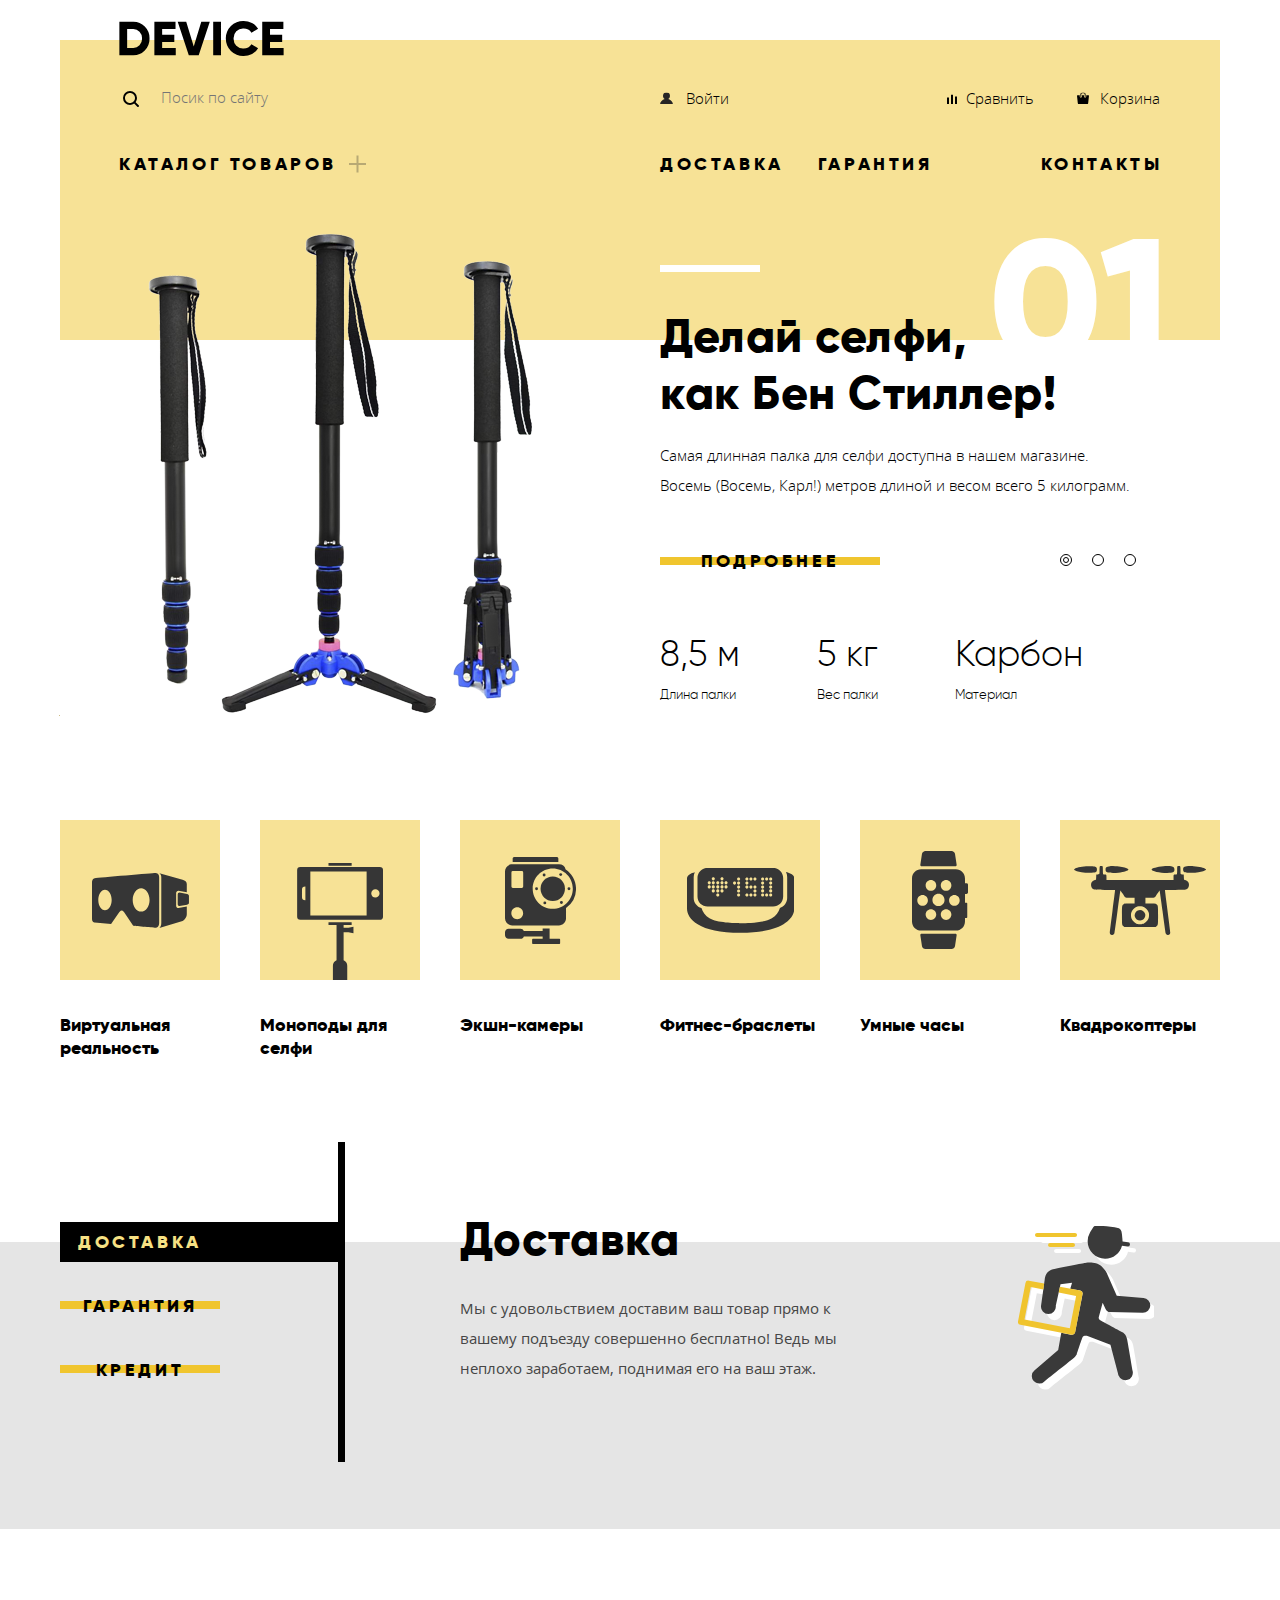
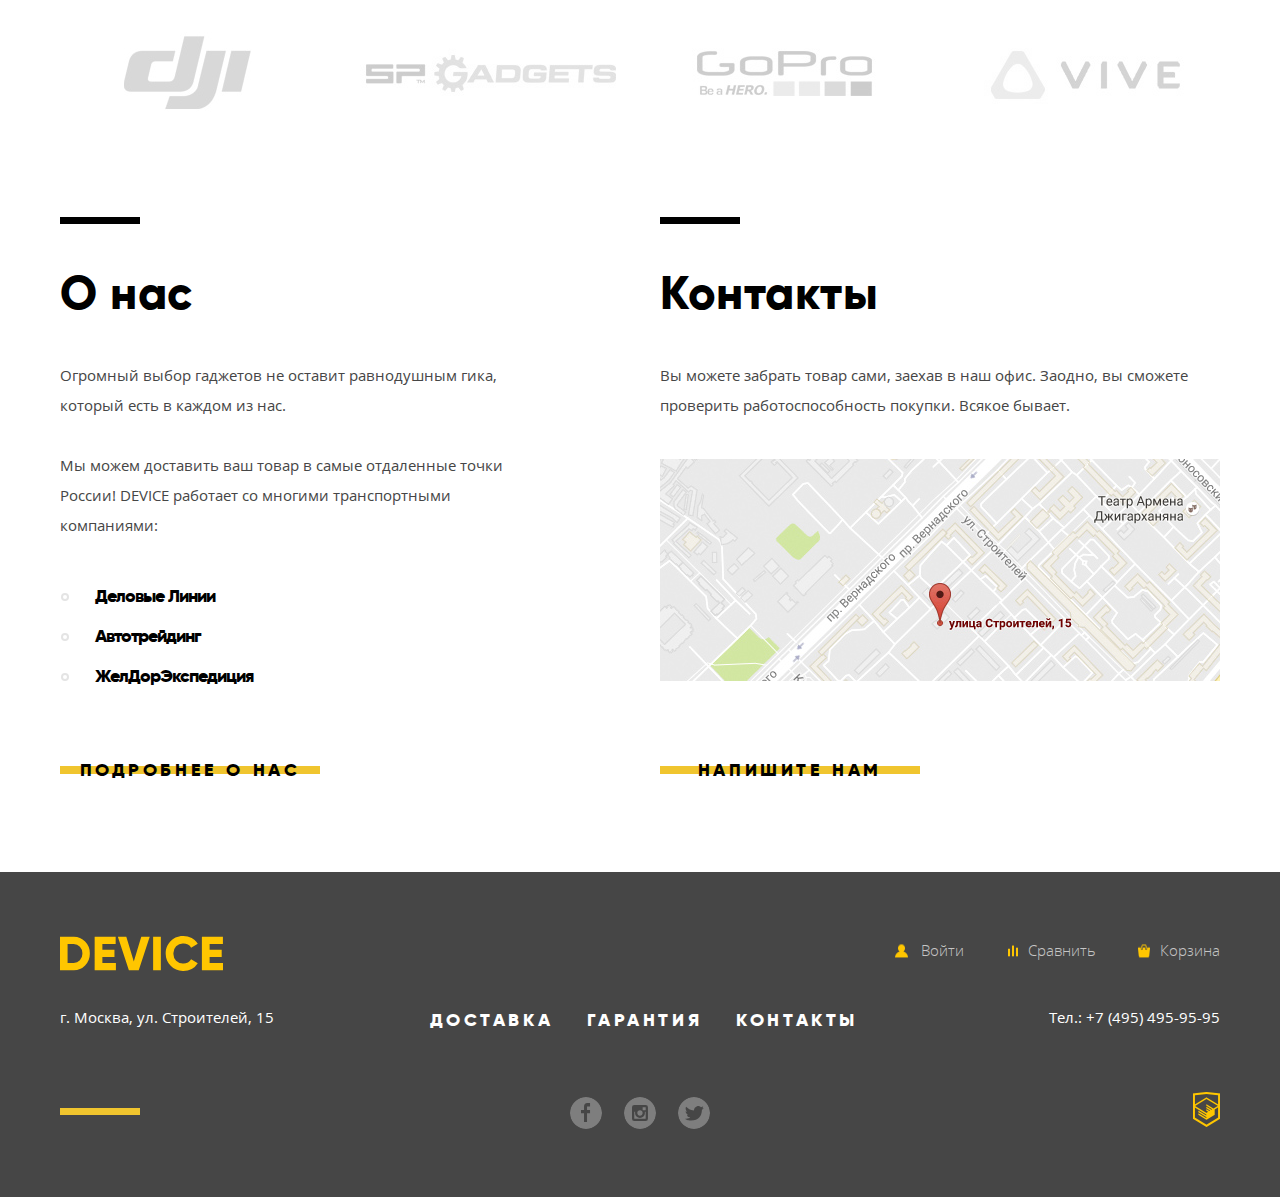
<file: index.html>
<!DOCTYPE html>
<html lang="ru">
  <head>
    <meta charset="utf-8">
    <title>Интернет-магазин гаджетов «Девайс»</title>
    <link rel="stylesheet" href="css/normalize.css">
    <link rel="stylesheet" href="css/style.css">
  </head>
  <body>
  	<div class="container">
		<header class="header">	
			<div class="left-block">
				<img src="img/logo.svg" alt="Логотип интернет-магазина гаджетов «Девайс»"  class="header-logo">

				<form action="index.html" method="post" class="search-wrap">
					<input type="text" name="search" placeholder="Посик по сайту" class="search">					
				</form>
				
				<div class="catalog-menu-wrap">	
					<button class="nav-btn btn-catalog">Каталог товаров</button>
					<nav class="navigation">
						<ul class="nav-list">
							<li><a href="#" class="nav__item">Виртуальная реальность</a></li>
							<li><a href="catalog.html" class="nav__item">Моноподы для селфи</a></li>
							<li><a href="#" class="nav__item">Экшн-камеры</a></li>
						</ul>
						<ul class="nav-list">
							<li><a href="#" class="nav__item">Фитнес-браслеты</a></li>
							<li><a href="#" class="nav__item">Умные часы</a></li>						
						</ul>
						<ul class="nav-list">
							<li><a href="#" class="nav__item">Квадрокоптеры</a></li>						
						</ul>
					</nav>
				</div>
			</div>

			<div class="right-block">
				<div class="btn-wrap">
					<div class="user-wrapper">
						<button class="btn-user btn-user__entry">Войти</button>
					</div>

					<ul class="btn-list">
						<li><a href="#" class="btn-user btn-user__compare">Сравнить</a></li>
						<li><a href="#" class="btn-user btn-user__bascket">Корзина</a></li>
					</ul>
				</div>

				<ul class="advantages-list">
					<li><a href="#" class="nav-btn advantages__item">Доставка</a></li>
					<li><a href="#" class="nav-btn advantages__item">Гарантия</a></li>
					<li><a href="#" class="nav-btn advantages__item">Контакты</a></li>
				</ul>
			</div>			
		</header>
	</div>
		<main class="main-container">
			
			<h1 class="visually-hidden">Интернет-магазин гаджетов «Девайс»</h1>
			<section class="slider-container">
				<div class="container">
					<div class="slider-wrap">
						<div class="slider-img-wrap">
							<img src="img/slider-1.png" alt="Палка для селфи" class="slider-img">
						</div>
						<div class="slider-inner">
							<span class="slider-line"> </span>
							<span class="slider-number">01</span>
							<h2 class="head2 slider-head">Делай селфи,<br> как Бен Стиллер! </h2>
							<p class="text slider-desc">Самая длинная палка для селфи доступна в нашем магазине.<br> Восемь (Восемь, Карл!) метров длиной и весом всего 5 килограмм.</p>
							<div class="radio-btn-wrap">
								<a href="catalog.html" class="nav-btn slider-details">Подробнее</a>
								<ul class="radio-btn-list">
									<li class="radio-btn__item"><a href="" class="radio-btn__link radio-btn__link-active"></a></li>
									<li class="radio-btn__item"><a href="" class="radio-btn__link"></a></li>
									<li class="radio-btn__item"><a href="" class="radio-btn__link"></a></li>
								</ul>
							</div>
							<ul class="slider-feature-list">
								<li class="slider-feature__item">8,5 м <span>Длина палки</span></li>
								<li class="slider-feature__item">5 кг <span>Вес палки</span></li>
								<li class="slider-feature__item">Карбон <span>Материал</span></li>
							</ul>
						</div>	
					</div>

					<div class="slider-wrap visually-hidden">
						<img src="img/slider-2.png" alt="Мотивирующие фитнес-браслет" class="slider-img">
						<div class="slider-inner">
							<span class="slider-number">02</span>
							<h2 class="head2 slider-head">Худеем правильно!</h2>
							<p class="desc slider-desc">Мотивирующие фитнес-браслеты помогут найти в себе силы<br> не пропускать занятия и соблюдать диету.</p>
							<div class="radio-btn-wrap">
								<a href="" class="nav-btn slider-details">Подробнее</a>
								<ul class="radio-btn-list">
									<li class="radio-btn__item"><a href="" class="radio-btn__link radio-btn__link-active"></a></li>
									<li class="radio-btn__item"><a href="" class="radio-btn__link"></a></li>
									<li class="radio-btn__item"><a href="" class="radio-btn__link"></a></li>
								</ul>
							</div>

							<ul class="slider-feature-list">
								<li class="slider-feature__item">48 часов <span>Без подзарядки</span></li>							
							</ul>
						</div>					
					</div>

					<div class="slider-wrap visually-hidden">
						<img src="img/slider-3.png" alt="Палка для селфи" class="slider-img">
						<div class="slider-inner">
							<span class="slider-number">03</span>
							<h2 class="head2 slider-head">Порхает как бабочка, жалит как пчела!</h2>
							<p class="desc slider-desc">Этот обычный, на первый взгляд, квадрокоптер оснащен<br> мощным лазером, замаскированным под стандартную камеру.</p>
							<div class="radio-btn-wrap">
								<a href="" class="nav-btn slider-details">Подробнее</a>
								<ul class="radio-btn-list">
									<li class="radio-btn__item"><a href="" class="radio-btn__link radio-btn__link-active"></a></li>
									<li class="radio-btn__item"><a href="" class="radio-btn__link"></a></li>
									<li class="radio-btn__item"><a href="" class="radio-btn__link"></a></li>
								</ul>
							</div>

							<ul class="slider-feature-list">
								<li class="slider-feature__item">800 м <span>Дальность полета</span></li>
								<li class="slider-feature__item">50 м <span>Радиус поражения</span></li>	
							</ul>
						</div>
					</div>
				</div>
			</section>

			<section class="popular-container">
				<div class="container">
					<ul class="popular-list">
						<li class="popular__item"><a href="" class="popular__link">
								<div class="popular__figure">
									<div class="popular__img-wrap"><span class="popular__img popular__img-1"></span></div>
									<h3 class="popular__img-title">Виртуальная реальность</h3>
								</div>
							</a></li>
						<li class="popular__item"><a href="" class="popular__link">
								<div class="popular__figure">
									<div class="popular__img-wrap"><span class="popular__img popular__img-2"></span></div>
									<h3 class="popular__img-title">Моноподы для селфи</h3>
								</div>
							</a></li>
						<li class="popular__item"><a href="" class="popular__link">
								<div class="popular__figure">
									<div class="popular__img-wrap"><span class="popular__img popular__img-3"></span></div>
									<h3 class="popular__img-title">Экшн-камеры</h3>
								</div>
							</a></li>
						<li class="popular__item"><a href="" class="popular__link">
								<div class="popular__figure">
									<div class="popular__img-wrap"><span class="popular__img popular__img-4"></span></div>
									<h3 class="popular__img-title">Фитнес-браслеты</h3>
								</div>
							</a></li>
						<li class="popular__item"><a href="" class="popular__link">
								<div class="popular__figure">
									<div class="popular__img-wrap"><span class="popular__img popular__img-5"></span></div>
									<h3 class="popular__img-title">Умные часы</h3>
								</div>
							</a></li>
						<li class="popular__item"><a href="" class="popular__link">
								<div class="popular__figure">
									<div class="popular__img-wrap"><span class="popular__img popular__img-6"></span></div>
									<h3 class="popular__img-title">Квадрокоптеры</h3>
								</div>
							</a></li>
					</ul>
				</div>
			</section>

			<section class="advantages-container">
				<div class="container">
					<ul class="advantages-btn-list">
						<li class="advantages-btn__item"><button class="nav-btn advantages-btn advantages-btn__active">Доставка</button></li>
						<li class="advantages-btn__item"><button class="nav-btn advantages-btn">Гарантия</button></li>
						<li class="advantages-btn__item"><button class="nav-btn advantages-btn">Кредит</button></li>
					</ul>

					<div class="advantages-wrap advantages-wrap-1">
						<div class="advantages-inner">
							<h2 class="head2 advantages-head">Доставка</h2>
							<p class="desc advantages-text">Мы с удовольствием доставим ваш товар прямо к вашему подъезду совершенно бесплатно! Ведь мы неплохо заработаем, поднимая его на ваш этаж.</p>
						</div>
						
					</div>
					<div class="advantages-wrap advantages-wrap-2 visually-hidden">
						<div class="advantages-inner">
							<h2 class="head2 advantages-head">Гарантия</h2>
							<p class="desc advantages-text">Если из-за возгорания купленного у нас товара у вас сгорит дом — не переживайте, мы выдадим вам новый. Товар, не дом, конечно же.</p>
						</div>
						
					</div>
					<div class="advantages-wrap advantages-wrap-3 visually-hidden">
						<div class="advantages-inner">
							<h2 class="head2 advantages-head">Кредит</h2>
							<p class="desc advantages-text">Залезть в долговую яму стало проще! Кредитные консультанты подберут для вас наиболее выгодные условия кредита. Выгодные для нашего банка, разумеется.</p>
						</div>
						
					</div>
				</div>
			</section>

			<section class="logo-container">
				<div class="container">
					<ul class="logo-list">
						<li class="logo__item"><a href="" class="logo__link"><img src="img/logo-1-gray.jpg" class="logo__img" alt="Логотип 1"></a></li>
						<li class="logo__item"><a href="" class="logo__link"><img src="img/logo-2-gray.jpg" class="logo__img" alt="Логотип 2"></a></li>
						<li class="logo__item"><a href="" class="logo__link"><img src="img/logo-3-gray.jpg" class="logo__img" alt="Логотип 3"></a></li>
						<li class="logo__item"><a href="" class="logo__link"><img src="img/logo-4-gray.jpg" class="logo__img" alt="Логотип 4"></a></li>
					</ul>
				</div>
			</section>
			
			<div class="container">
				<div class="about-contacts-wrapper">
					<section class="about-container">
						<span class="line-about"></span>
						<h2 class="head2 about-head">О нас</h2>
						<p class="desc about-text">Огромный выбор гаджетов не оставит равнодушным гика, который есть в каждом из нас.</p>
						<p class="desc about-text">Мы можем доставить ваш товар в самые отдаленные точки России! DEVICE работает со многими транспортными компаниями:</p>
						<ul class="about-list">
							<li class="about__item">Деловые Линии</li>
							<li class="about__item">Автотрейдинг</li>
							<li class="about__item">ЖелДорЭкспедиция</li>
						</ul>
						<a href="" class="nav-btn about-details">Подробнее о нас</a>						
					</section>

					<section class="contacts-container">	
						<span class="line-about"></span>					
						<h2 class="head2 contacts-head">Контакты</h2>
						<p class="desc contacts-text">Вы можете забрать товар сами, заехав в наш офис. Заодно, вы сможете проверить работоспособность покупки. Всякое бывает.</p>
						<img src="img/map.jpg" alt="Адрес: улица Строителей, 15" class="contacts-map">
						<a href="" class="nav-btn contacts-link">Напишите нам</a>					
					</section>
				</div>
			</div>
		
	</main>
	<footer class="footer">
		<div class="container">
			<div class="footer-wrap-1">
				<img src="img/logo-yellow.svg" class="footer-logo" alt="Логотип интернет-магазина гаджетов «Девайс»">
				<div class="footer__btn-wrap">
					<a href="" class="btn-user footer__btn-user footer__entry">Войти</a>
					<a href="" class="btn-user footer__btn-user footer__compare">Сравнить</a>
					<a href="" class="btn-user footer__btn-user footer__bascket">Корзина</a>
				</div>
				
			</div>

			<div class="footer-wrap-2">
				<p class="desc address">г. Москва, ул. Строителей, 15 </p>
				<ul class="footer-advantages-list">
					<li class="footer-advantages__item"><a href="" class="nav-btn footer-advantages__link">Доставка</a></li>
					<li class="footer-advantages__item"><a href="" class="nav-btn footer-advantages__link">Гарантия</a></li>
					<li class="footer-advantages__item"><a href="" class="nav-btn footer-advantages__link">Контакты</a></li>
				</ul>				

				<p class="desc tel">Тел.: +7 (495) 495-95-95</p>
			</div>

			<div class="footer-wrap-3">
				<span class="footer-line"></span>
				<ul class="socials-wrap">
					<li class="socials__item"><a href="" class="socials__link facebook">Facebook</a></li>
					<li class="socials__item"><a href="" class="socials__link instagram">Instagram</a></li>
					<li class="socials__item"><a href="" class="socials__link twitter">Twitter</a></li>
				</ul>
				<span class="logo-html"></span>
			</div>
		</div>
	</footer>
    
    <div class="write-us-popup">
    	<div class="write-us-inner">
	    	<button class="popup-close">Close</button>
	    	<form action="index.html" method="post">
	    		<div class="popup-form-1">
		    		<span class="popup__input-wrap">
		    			<label>Ваше имя:</label>
		    			<input type="text" name="name" placeholder="Имя Фамилия" required>
		    		</span>
					<span class="popup__input-wrap">
						<label>Ваш e-mail:</label>
		    			<input type="text" name="email" placeholder="email@example.com" required>
		    		</span>
	    		</div>
	    		<div class="popup-form-2">
		    		<label>Текст письма:</label>
		    		<textarea name="message" placeholder="В свободной форме" rows="7" required></textarea>
		    		<button type="submit" class="popup-btn">Отправить</button>
		    	</div>
	    	</form>
    	</div>
    </div>

    <div class="map-popup">
		<div class="map-popup-inner">
			<button class="map-popup-btn">Close</button>
			<img src="img/map-big.jpg" alt="Адрес на карте" class="popup__img">
    	</div>
    </div>

  </body>
</html>
</file>
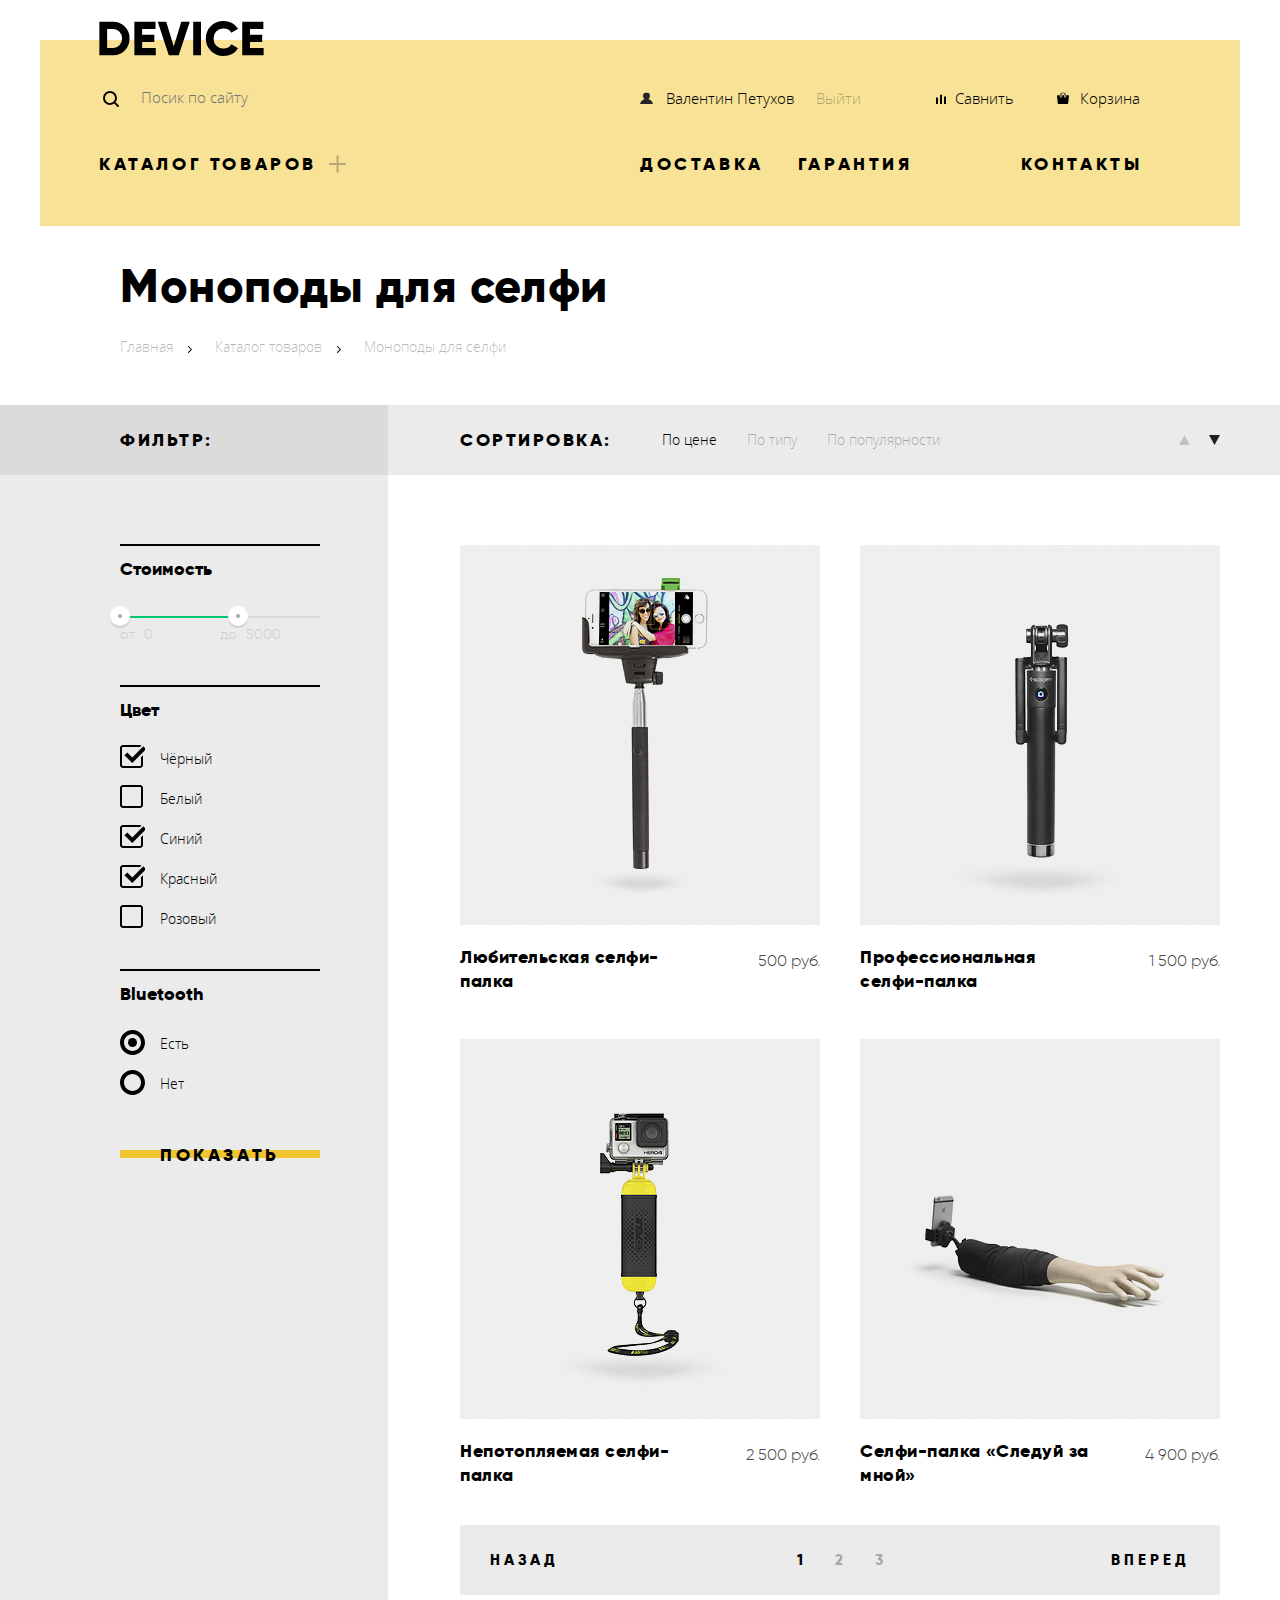
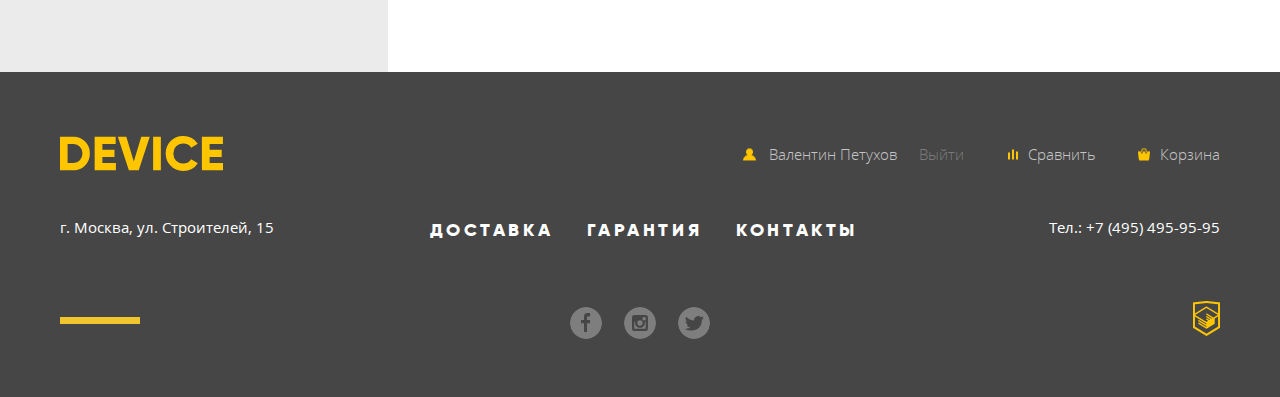
<file: catalog.html>
<!DOCTYPE html>
<html lang="ru">
<head>
	<meta charset="UTF-8">
	<title>Каталог</title>
	<link rel="stylesheet" href="css/normalize.css">
    <link rel="stylesheet" href="css/style.css">
</head>
<body>
	<header class="container header header-catalog">
		
			<div class="left-block">
				<a href="index.html"><img src="img/logo.svg" alt="Логотип интернет-магазина гаджетов «Девайс»" class="header-logo"></a>

				<form action="index.html" method="post" class="search-wrap">
					<input type="text" name="search" placeholder="Посик по сайту" class="search">
					<!-- <button type="submit" class="search-btn">Найти</button> -->
				</form>
				
				<div class="catalog-menu-wrap">				
					<button class="nav-btn btn-catalog">Каталог товаров</button>
					<nav class="navigation">
						<ul class="nav-list">
							<li><a href="#" class="nav__item">Виртуальная реальность</a></li>
							<li><a href="#" class="nav__item">Моноподы для селфи</a></li>
							<li><a href="#" class="nav__item">Экшн-камеры</a></li>
						</ul>
						<ul class="nav-list">
							<li><a href="#" class="nav__item">Фитнес-браслеты</a></li>
							<li><a href="#" class="nav__item">Умные часы</a></li>						
						</ul>
						<ul class="nav-list">
							<li><a href="#" class="nav__item">Квадрокоптеры</a></li>						
						</ul>
					</nav>
				</div>
			</div>
			
			<div class="right-block">
				<div class="btn-wrap">
					<div class="user-wrapper">				
						<span class="btn-user user-name btn-user__entry">Валентин Петухов</span>
						<button class="btn-user btn-registed">Выйти</button>
					</div>

					<ul class="btn-list">
						<li><a href="#" class="btn-user btn-user__compare">Савнить</a></li>
						<li><a href="#" class="btn-user btn-user__bascket">Корзина</a></li>
					</ul>
				</div>
				<ul class="advantages-list">
					<li><a href="#" class="nav-btn advantages__item">Доставка</a></li>
					<li><a href="#" class="nav-btn advantages__item">Гарантия</a></li>
					<li><a href="#" class="nav-btn advantages__item">Контакты</a></li>
				</ul>
			</div>
		
	</header>
		
		<section class="catalog-top">
			<div class="container">
				<h1 class="catalog-head">Моноподы для селфи</h1>
				<ul class="breadcrumbs-list">
					<li class="breadcrumbs__item"><a href="index.html" class="breadcrumbs__link">Главная</a></li>
					<li class="breadcrumbs__item"><a href="" class="breadcrumbs__link">Каталог товаров</a></li>
					<li class="breadcrumbs__item">Моноподы для селфи</li>
				</ul>
			</div>
		</section>		

		<div class="main-aside-inner">
			<div class="filter-header-container">
				<div class="container">
					<div class="filter-header__left">
						<h2 class="filter-head">Фильтр:</h2>
					</div>
					<div class="filter-header__right">
						<section class="sorting">
							<h2 class="sorting-head">Сортировка:</h2>
							<a href="" class="sorting-link sorting-link__active">По цене</a>
							<a href="" class="sorting-link">По типу</a>
							<a href="" class="sorting-link">По популярности</a>
						</section>
						<div class="filter-header__arrows">
							<span class="left-arr arr-blocked"></span>
							<span class="right-arr"></span>
						</div>
					</div>
				</div>
			</div>

			<div class="container">					
				<aside class="filter-container">
					<form class="filter-form" method="post" action="catalog.html">
						<div class="filter-wrap">
							<div class="filter-line"></div>
							<h3 class="price-head">Стоимость</h3>					
							<!-- <input type="range" min="0" max="10000" step="10"> -->
							<div class="range-filter">
								<div class="range-controls">
						            <div class="scale">
										<div class="bar"></div>
									</div>
									<div class="toggle toggle-min"></div>
									<div class="toggle toggle-max"></div>
								</div>
								<div class="price-controls">
									<label class="min-price">от <input name="min-price" type="text" value="0"></label>
									<label class="max-price">до <input name="max-price" type="text" value="5000"></label>
								</div>
							</div>
						</div>
						<div class="filter-wrap">
							<div class="filter-line"></div>
							<h3 class="color-head">Цвет</h3>
							<input type="checkbox" name="black" id="black" value="Чёрный" checked><label class="color-label" for="black">Чёрный</label>
							<input type="checkbox" name="white" id="white" value="Белый"><label class="color-label" for="white">Белый</label>
							<input type="checkbox" name="blue" id="blue" value="Синий" checked><label class="color-label" for="blue">Синий</label>
							<input type="checkbox" name="red" id="red" value="Красный" checked><label class="color-label" for="red">Красный</label>
							<input type="checkbox" name="pink" id="pink" value="Розовый"><label class="color-label" for="pink">Розовый</label>
						</div>
						<div class="filter-wrap filter-wrap-3">
							<div class="filter-line"></div>
							<h3 class="bluetooth-head">Bluetooth</h3>
							<input type="radio" name="bluetooth" id="yes" value="Есть" checked><label class="bluetooth-label" for="yes">Есть</label>
							<input type="radio" name="bluetooth" id="no" value="Нет"><label class="bluetooth-label" for="no">Нет</label>
						</div>
						<button type="submit" class="nav-btn filter-btn">Показать</button>
					</form>					
				</aside>

				<main class="catalog-container">
					<div class="product-outer">							

						<section class="product-container">
							<div class="product-wrap">
								<div class="product-link-wrap">					
									<img src="img/item-1.jpg" alt="Любительская селфи-палка" class="product-img">	
									<div class="product-name-wrap">
										<a href=""><h3 class="product-head">Любительская селфи-палка</h3></a>
										<i class="product-price">500 руб.</i>
									</div>

									<div class="product-hover-wrap">
										<button class="nav-btn bascket-btn">В корзину</button>
										<p class="product-hover__text">Добавить к сравнению</p>
									</div>
								</div>																
							</div>
							<div class="product-wrap">
								<div class="product-link-wrap">					
									<img src="img/item-2.jpg" alt="Профессиональная селфи-палка" class="product-img">	
									<div class="product-name-wrap">					
										<a href=""><h3 class="product-head">Профессиональная селфи-палка</h3></a>
										<i class="product-price">1 500 руб.</i>
									</div>
								</div>
								
							</div>
							<div class="product-wrap">
								<div class="product-link-wrap">						
									<img src="img/item-3.jpg" alt="Непотопляемая селфи-палка" class="product-img">
									<div class="product-name-wrap">						
										<a href=""><h3 class="product-head">Непотопляемая селфи-палка</h3></a>
										<i class="product-price">2 500 руб.</i>
									</div>
								</div>								
							</div>
							<div class="product-wrap">
								<div href="" class="product-link-wrap">						
									<img src="img/item-4.jpg" alt="Селфи-палка «Следуй за мной»" class="product-img">	
									<div class="product-name-wrap">					
										<a href=""><h3 class="product-head">Селфи-палка «Следуй за мной»</h3></a>
										<i class="product-price">4 900 руб.</i>
									</div>
								</div>
								
							</div>
						</section>
					</div>

					<section class="pagination">
						<a href="" class="pagination-prev">Назад</a>
						<span class="pagination-num-wrap">
							<a href="" class="pagination-link pagination-active">1</a>
							<a href="" class="pagination-link">2</a>
							<a href="" class="pagination-link">3</a>
						</span>
						<a href="" class="pagination-next">Вперед</a>
					</section>
				</main>

			</div><!--end .container-->
		</div><!--end .main-aside-inner-->

	<footer class="footer">
		<div class="container">
			<div class="footer-wrap-1">
				<a href="index.html"><img src="img/logo-yellow.svg" class="footer-logo" alt="Логотип интернет-магазина гаджетов «Девайс»"></a>
				<div class="footer__btn-wrap">
					<span class="btn-user user-name footer__entry">Валентин Петухов</span>
					<a href="" class="btn-user footer__btn-user btn-registed">Выйти</a>
					<a href="" class="btn-user footer__btn-user footer__compare">Сравнить</a>
					<a href="" class="btn-user footer__btn-user footer__bascket">Корзина</a>
				</div>
				
			</div>

			<div class="footer-wrap-2">
				<p class="desc address">г. Москва, ул. Строителей, 15 </p>
				<ul class="footer-advantages-list">
					<li class="footer-advantages__item"><a href="" class="nav-btn footer-advantages__link">Доставка</a></li>
					<li class="footer-advantages__item"><a href="" class="nav-btn footer-advantages__link">Гарантия</a></li>
					<li class="footer-advantages__item"><a href="" class="nav-btn footer-advantages__link">Контакты</a></li>
				</ul>				

				<p class="desc tel">Тел.: +7 (495) 495-95-95</p>
			</div>

			<div class="footer-wrap-3">
				<span class="footer-line"></span>
				<ul class="socials-wrap">
					<li class="socials__item"><a href="" class="socials__link facebook">Facebook</a></li>
					<li class="socials__item"><a href="" class="socials__link instagram">Instagram</a></li>
					<li class="socials__item"><a href="" class="socials__link twitter">Twitter</a></li>
				</ul>
				<span class="logo-html"></span>
			</div>
		</div>
	</footer>
</body>
</html>
</file>
<file: css/style.css>
@font-face{
	font-family: 'Gilroy';
	src: url(../fonts/gilroyextrabold.woff),
		 url(../fonts/gilroyextrabold.woff2);
	font-style: normal;
	font-weight: 800;
}

@font-face{
	font-family: 'Gilroy';
	src: url(../fonts/gilroylight.woff),
		 url(../fonts/gilroylight.woff2);
	font-style: normal;
	font-weight: 300;
}

@font-face{
	font-family: 'Open Sans';
	src: url(../fonts/opensans.woff),
		 url(../fonts/opensans.woff2);
	font-style: normal;
	font-weight: 400;
}

@font-face{
	font-family: 'Open Sans';
	src: url(../fonts/opensanslight.woff),
		 url(../fonts/opensanslight.woff2);
	font-style: normal;
	font-weight: 300;
}

.visually-hidden{
	position: absolute;
	width: 1px;
	height: 1px;
	margin: -1px;
	border:0;
	padding: 0;
	clip: rect(0 0 0 0);
	overflow: hidden;
}

body{
	min-width: 1200px;
	font-size: 15px;
	font-family: 'Gilroy', 'Arial', sans-serif;
	font-weight: 800;
  	line-height: 2;
}

button{
	background-color: transparent;
	border: none;
}

a{color: #000000;}

input{
	background-color: transparent;
	border: none;	
}


/* Центровщик */
.container{
	width: 1200px;
	margin: 0 auto;
	padding-left: 20px;
	padding-right: 20px;
}

.head2{		
	font-size: 47px;
	line-height: 57px;
	letter-spacing: 0.5px;
}

.nav-btn,
.popup-btn{	
	font-size: 18px;	
	letter-spacing: 3.6px;
	text-transform: uppercase;	
	font-weight: 800;
	padding: 0;
}
button.btn-registed{
	color: rgba(0, 0, 0, 0.302);
	font-family: 'Open Sans', 'Arial', sans-serif;
	font-weight: 300;
	padding-left: 18px;
}

.btn-user,
.nav__item,
.desc,
input::placeholder{
	font-family: 'Open Sans', 'Arial', sans-serif;
	font-size: 15px;
	font-weight: 300;	
}

.desc{
	color:#464646;
	line-height: 2;
	margin-bottom: 30px;
	font-weight: 400;
}

.popular__img-title,
.about__item
{
	font-size: 18px;
}

.header{
	display: flex;
	margin-top:40px;
	padding: 43px 59px 0;
	min-height: 190px;
	background-color: #f7e296;
	position: relative;
}

body header.header-catalog{
	min-height: 186px;
}

.header-logo{
	width: 165px;
	position: absolute;
	top:-19px;
}

.user-wrapper .btn-user__entry,
.btn-list .btn-user__compare,
.btn-list .btn-user__bascket,
.footer__btn-user,
.footer__entry
{
	display: inline-block;
	position: relative;
	padding-left: 26px;
}

.user-wrapper .btn-user__entry::before,
.btn-list .btn-user__compare::before,
.btn-list .btn-user__bascket::before,
.footer__btn-user::before,
.footer__entry::before
{
	content: "";
	position: absolute;
	top:50%;
	left:0;
	width:18px;
	height: 15px;
	transform: translateY(-37%);	
}

.user-wrapper .btn-user__entry::before
{
	background: url("../img/user.svg") no-repeat 0 0;
}

.btn-list .btn-user__compare::before{
	background: url("../img/compare.svg") no-repeat 7px 2px;
}

.btn-list .btn-user__bascket::before{
	background: url("../img/cart.svg") no-repeat 3px 0;
}

.footer__btn-wrap .footer__entry::before{
	background: url("../img/user-yellow.png") no-repeat 0 0;
}

.footer__btn-wrap .footer__compare::before{
	background: url("../img/compare-yellow.png") no-repeat 5px 0;
}

.footer__btn-wrap .footer__bascket::before{
	background: url("../img/cart-yellow.png") no-repeat 4px 0;
}


/* Сетка*/
.left-block{
	width:541px;
}

.right-block{
	width:500px;
}

.left-block{
	display: flex;
	flex-direction: column;
	/*background-color: #ccf;*/
}

.search-wrap{
	margin-bottom: 37px;
	position: relative;
	padding-left: 40px;
}

.search-wrap::before{
	content: "";
	position: absolute;
	width: 17px;
    height: 17px;
    top: 8px;
    left: 4px;
	background: url("../img/search.svg") no-repeat 0 0;
}

.right-block{
	display: flex;
	flex-direction: column;
	/*background-color: #fcc;*/
}

.about-contacts-wrapper{
	display: flex;	
	justify-content: space-between;
	margin-bottom: 84px;
}	


.about-container{
	width:470px;
	/*background-color: #ccf;*/
}

.contacts-container{	
	width:560px;
	/*background-color: #fcc;*/
}

.slider-container{
	margin-bottom: 105px;
}

.slider-wrap{	
	display: flex;	
	align-items: flex-start;
	/*justify-content: space-between;*/
	position: relative;	
	background: linear-gradient(to bottom, #f7e296 110px, white 0%);
}

.slider-img-wrap{
	display: flex;
	justify-content: center;
	width: 560px;
	/*background: #fcc;*/
}

.slider-inner{
	width: 500px;
	display: flex;
	flex-direction: column;
	margin-left: 40px;
	padding-top: 39px;
}

.slider-line{
	position: absolute;
	top: 35px;
	width: 100px;
	height: 7px;
	background: #fff;
}

.slider-feature-list{
	display: flex;	
}



.slider-feature__item:last-child{
	margin-right: 0;	
}

.slider-desc{
	font-family: "Open Sans", "Arial",sans-serif;
	font-weight: 300;
}

.popular-container{
	margin-bottom: 64px;	
}

.radio-btn-wrap{
	display: flex;	
	align-items: center;
	margin-top: 16px;
}

.radio-btn-list{	
	display: flex;
	padding-left: 0;
}

.radio-btn__item{
	margin-left: 20px;
}
.radio-btn__item:first-child{
	margin-left: 0;
}

.radio-btn__link{
	display: inline-block;
	width: 12px;
	height: 12px;
	border:1px solid #000;
	border-radius: 50%;
	background: #fff;
}

.radio-btn__link-active{
	position: relative;
}

.radio-btn__link-active::after{
	content: "";
	position:absolute;
	top:2px;
	left:2px;	
	width: 6px;
	height: 6px;
	border:1px solid #000;
	border-radius: 50%;
}

.popular-list{	
	display: flex;
	justify-content: space-between;	
	padding:0;
}

.popular__img-wrap{
	display: flex;	
	height: 160px;
	margin-bottom: 34px;
	background: #f7e296;	
}

.popular__figure{
	width: 160px;
	margin: 0;
}

.popular__img{	
	width: 100%;
	height: 100%;
	background-position: 50% 50%;
	background-repeat: no-repeat;	
}

.popular__img-1{
	background-image: url("../img/popular-1.svg");
}
.popular__img-2{
	background-image: url("../img/popular-2.svg");	
	background-position: 50% 100%;
}
.popular__img-3{
	background-image: url("../img/popular-3.svg");
}
.popular__img-4{
	background-image: url("../img/popular-4.svg");
}
.popular__img-5{
	background-image: url("../img/popular-5.svg");
}
.popular__img-6{
	background-image: url("../img/popular-6.svg");
}

.popular__img-title{
	line-height: 23px;
}

.btn-wrap{
	display: flex;
	justify-content: space-between;
	align-items: center;
	line-height: 30px;
}

.btn-list{
	display: flex;
	margin: 0;	
}

.btn-list li{
	margin-left: 40px;
}
.btn-list li:first-child{
	margin-left: 0;
}

.advantages-list{
	display: flex;	
	padding-left: 0;
	margin-top: 32px;	
}

.advantages-list li:nth-child(1){
	margin-right: 34px;
}

.advantages-list li:nth-child(2){
	margin-right: 108px;
}

.advantages-container{
	min-height: 387px;	
	background: linear-gradient(to bottom, white 100px, #e5e5e5 0%);
}

.advantages-container div{
	display: flex;
}

.advantages-btn-list{
	display: flex;
	width: 285px;
	height: 320px;
	flex-direction: column;		
	padding-left: 0;
	margin: 0;
	border-right:7px solid #000;
}

.advantages-btn__item{
	margin-bottom: 34px;	
}
.advantages-btn__item:first-child{
	margin-top: 86px;
}
.advantages-btn__item:last-child{
	margin-bottom: 0;
}

/* Кнопки c эффектом*/
.nav-btn{
	text-align: center;
	color: #000;
	position: relative;
	z-index: 1;
}

.advantages-btn,
.slider-details{
	width: 160px;
	cursor: pointer;	
}
.slider-details{
	width: 220px;
	margin-right: 180px;
}
.filter-btn{
	margin-top: 20px;
}
.filter-btn,
.popup-btn,
.bascket-btn{
	width: 200px;
	cursor: pointer;
}
.contacts-link,
.about-details{
	display: inline-block;
	width: 260px;
}

.advantages-btn,
.contacts-link,
.about-details,
.slider-details,
.filter-btn,
.popup-btn{	
	text-align: center;
	color: #000;
	position: relative;
	z-index: 1;
}
.advantages-btn::after,
.filter-btn::after,
.popup-btn::after,
.bascket-btn::after{
	transform: translateY(5px);
}

.contacts-link::after,
.about-details::after,
.slider-details::after{
	transform: translateY(14px);
}

.advantages-btn::after,
.contacts-link::after,
.about-details::after,
.slider-details::after,
.filter-btn::after,
.popup-btn::after,
.bascket-btn::after{
	content:"";
	position: absolute;
	left:0;	
	width:100%;
	height: 8px;
	background: #f0c52e;
	z-index: -1;	
}

.advantages-btn:hover::after,
.filter-btn:hover::after,
.popup-btn:hover::after,
.bascket-btn:hover::after
{
	transform: translateY(-10px);
}
.contacts-link:hover::after,
.about-details:hover::after,
.slider-details:hover::after{
	transform: translateY(-2px);
}

.advantages-btn:hover::after,
.contacts-link:hover::after,
.about-details:hover::after,
.slider-details:hover::after,
.filter-btn:hover::after,
.popup-btn:hover::after,
.bascket-btn:hover::after{
	padding: 20px 0;	
	transition: all 0.5s ease 0s;
}

.advantages-btn:active::after
{
	padding: 20px 0;	
	background: #000;
	transform: translateY(-10px);
	box-shadow: 120px 0 0 #000;
}
.advantages-btn:active,
button.advantages-btn__active{
	color:#f7e184;
}

button.advantages-btn__active::after{
	padding: 20px 0;	
	background: #000;
	transform: translateY(-10px);
	box-shadow: 120px 0 0 #000;
}

.advantages-wrap{
	width: 809px;
	padding-left: 115px;	
	background-position: 100% 54%;
	background-repeat: no-repeat;	
}

.advantages-wrap-1{
	background-image: url("../img/delivery.svg");
}
.advantages-wrap-2{
	background-image: url("../img/warranty.svg");
}
.advantages-wrap-3{
	background-image: url("../img/credit.svg");
}

.advantages-inner{
	display: flex;
	flex-direction: column;	
}

.advantages-head{
	font-size: 47px;
	line-height: 0;
	padding-top: 58px;
	letter-spacing: 1px;
}

.advantages-text{
	width: 430px;
}

.logo-container{
	margin: 90px 0 83px;
}

.logo-list{
	display: flex;
	padding-left: 0;
	padding-top: 5px;
}

.logo__item{
	margin-right: 40px;
}

.logo__item:last-child{
	margin-right:0;
}

h2.about-head,
h2.contacts-head{
	line-height: 0;
	padding-bottom: 28px;
}

.line-about{
	display: inline-block;
	margin-bottom: 20px;
	width: 80px;
	height: 7px;
	background: #000;
}

.contacts-map{
	margin: 9px 0 61px;
}

.about-list{
	margin: 38px 0 58px;
    padding-left: 35px;
}

.about__item{
	position: relative;
	margin-bottom: 4px;
	letter-spacing: -1px;
}

.about__item::before{
	content:"";
	position: absolute;	
	left:-34px;
	top:15px;
	width: 8px;
	height: 8px;
	border: 2px solid #e4e4e4;
	border-radius: 5px;
}


.footer-wrap-1,
.footer-wrap-3{
	display: flex;	
	justify-content: space-between;
	align-items: center;
}

.footer-wrap-2{	
	display: flex;	
	justify-content: space-between;	
	margin-top: 16px;
}

.footer-advantages-list{
	width: 430px;
	margin-left: -34px;
}

.socials-wrap{
	margin-left: -54px;
}

.footer-advantages-list,
.socials-wrap{	
	display: flex;
	padding-left: 0;
}

.footer-advantages__item{
	margin-right: 34px;
}

.footer-advantages__item:last-child{
	margin-right: 0;
}

.footer__btn-user{
	margin-left: 40px;
	color: #fff;
}
.footer__btn-user:first-child,
.socials__item:first-child{
	margin-left: 0;
}

.socials__item{
	margin-left: 22px;
}

.socials__link{	
	display: inline-block;
	width: 32px;
	height: 32px;
	position: relative;
	font-size: 0;	
	background-position: 50% 50%;
	background-repeat: no-repeat;	
	border-radius: 25px;
	opacity:0.3;
}

.facebook{	
	background-image: url("../img/fb.svg");
}

.instagram{
	background-image: url("../img/instagram.svg");
}

.twitter{
	background-image: url("../img/twitter.svg");
}

.tel{
	align-self: flex-end;
}

.footer-line{
	display: inline-block;
	margin-top: 16px;
	width: 80px;
	height: 7px;
	background: #f0c52e;
}
.logo-html{
	display: inline-block;
	margin-top: 15px;
	width: 27px;
	height: 38px;
	background: url("../img/logo-html.png") no-repeat 0 0;
}

.socials__link:hover{
	opacity:0.6;
}
.socials__link:active{
	opacity:0.1;
}

/* catalog.html*/
.breadcrumbs-list,
.sorting,
.product-container
{
	display: flex;
	flex-wrap: wrap;
}

.catalog-top{
	margin-bottom: 39px;
}

.catalog-head,
.breadcrumbs-list{
	margin-left: 60px;
}

.catalog-head{
	margin-bottom: 0;
	padding-bottom: 0;
	margin-top: 13px;
	font-size: 47px;
	letter-spacing: 0.6px;
}

.breadcrumbs-list{	
	padding: 0;
	margin-top: 0;
}

.breadcrumbs__item{
	margin-right: 23px;
    padding: 0 19px 5px 0;
	background: url("../img/nav-arrow.svg") no-repeat 100% 50%;
}

.breadcrumbs__item:last-child{
	background: none;
	margin-right: 0;	
	padding-right: 0;
}

.main-aside-inner{
	background-image: linear-gradient(to right, #EBEBEB 28%, #fff 28%);
}
.main-aside-inner{

}
.main-aside-inner div{
	display: flex;
	justify-content: space-between;
	
}

/* Фильтр-заголовок*/
.filter-header-container{
	
	position: relative;	
	background-color: #ebebeb;
	background-image: linear-gradient(to right, #DBDBDB 28%, #ebebeb 28%);
}
.filter-header-container div{
	display: flex;
	justify-content: space-between;
}


.filter-header__left{
	width: 268px;
	background: #dbdbdb;
	margin-left: 60px;
}
.filter-header__right{
	display: flex;
	justify-content: space-between;
	align-items: center;
	width: 760px;	
}

.filter-header__left h2{
	line-height: 0;
	padding:20px 0;
}

.filter-header__left h2,
.filter-header__right h2{
	font-size: 18px;
	font-weight: 800;
	text-transform: uppercase;
	letter-spacing: 2.5px;

}

.filter-header__right h2.sorting-head{
	line-height: 0;
	margin-right: 50px;
}

.sorting-link{
	margin-right: 30px;
}

.left-arr,
.right-arr{
	width:20px;
	height: 20px;	
	margin-left: 10px;
	cursor: pointer;
	background-position: 100% 50%;
	background-repeat: no-repeat;
}

.left-arr{
	background-image: url("../img/icon-up-dir.svg");
}
.right-arr{
	background-image: url("../img/icon-down-dir.svg");
}
span.arr-blocked,
.left-arr:hover{
	background-image: url("../img/icon-up-dir-grey.svg");
}
.right-arr:hover{
	background-image: url("../img/icon-down-dir-grey.svg");
}


/* Сам фильтр - левый блок */
.filter-container{
	width: 268px;
	background: #ebebeb;
	margin-left: 60px;
}

.filter-form{
	width: 200px;
	padding-top: 69px;
}
.filter-wrap{
	display: flex;
	flex-direction: column;
	padding-bottom: 15px;
	
}
.filter-wrap h3{
	margin-top: 6px;
}
.filter-wrap-3 .filter-line{
	margin-top: 9px;
}


.filter-line{
	width: 100%;
	height: 2px;
	background-color: #000;
}

.range-filter{
	display: flex;
	flex-direction: column;	
	margin-top: 11px;
	margin-bottom: 20px;
}

.range-controls{
	position: relative;
}
.range-controls .scale {
	width: 200px;
	height: 2px;
	background: #d7dcde;
}
.range-controls .bar {
  width: 110px;
  height: 2px;
  background: #00ca74;
}

.range-controls .toggle {
  position: absolute;
  top:-10px;
  width: 20px;
  height: 20px;
  background-color: #fff;
  border-radius: 50%;
  box-shadow: 0 2px 1px 0 #cfcfcf;
  cursor: pointer;
}

.range-controls .toggle::before{
	content: "";
	position: absolute;
	left:8px;
	top:8px;
	width: 4px;
	height: 4px;
	background-color: #ababab;
	border-radius: 50%;
}

.range-controls .toggle-min {
  left: -10px;
}
.range-controls .toggle-max {
  left: 108px;
}

.price-controls{
	display: block;	
}

.price-controls{
	font-size: 0;
}

.price-controls label{
	display: inline-block;
	width: 50%;  
	font-size: 14px;
	color:#cfcfcf;
	font-weight: 300;	
}

.price-controls input{
	width: 50px;
	padding: 8px 0 8px 5px;
	font-family: Gilroy, Arial, sans-serif;
	font-size: 14px;	
	color: #cfcfcf;
	font-weight: 300;	
}

input[type="checkbox"],
input[type="radio"]{
	display: none;	
}


input[type="checkbox"] + label,
input[type="radio"] + label{
	display: inline-block;
	line-height: 28px;
	padding-left: 40px;	
	margin-bottom: 12px;
	cursor: pointer;	
	vertical-align: top;
	position: relative;
}


input[type="checkbox"] + label::before,
input[type="checkbox"]:checked + label::before,
input[type="radio"] + label::before,
input[type="radio"]:checked + label::before
{
	content: "";
	position: absolute;
	top:0;
	left: 0;
	display: block;
	width: 25px;
	height: 25px;	
}

input[type="checkbox"] + label::before{
	background: url("../img/checkbox-off.svg") no-repeat 0 0;
}

input[type="checkbox"]:checked + label::before{	
	background: url("../img/checkbox-on.svg") no-repeat 0 0;
}

input[type="radio"] + label::before{
	background: url("../img/radio-off.svg") no-repeat 0 0;
}

input[type="radio"]:checked + label::before{
	background: url("../img/radio-on.svg") no-repeat 0 0;
}

.product-outer{
	width: 760px;
	display: flex;
	flex-direction: column;
}

.product-name-wrap{
	display: flex;
	justify-content: space-between;	
	padding: 20px 0;
}

/*.product-name-link{

	display: inline-block;
}*/
.product-head{
	letter-spacing: 0.5px;
	line-height: 24px;
	max-width:240px;
	margin: 0;
}

.sorting{
	align-items: center;
	justify-content: space-around;	
}

.product-wrap .product-hover-wrap{
	display: none;
	position: absolute;
	top:184px;
	left:50%;
	margin-left: -100px;	
	flex-direction: column;
	justify-content: center;
	align-items: center;	
}

.product-hover__text{
	font-size: 13px;
	color: #a4a4a4;
	font-family: "Open Sans", "Arial", sans-serif;
	font-weight: 300;
}

.product-img:hover{
	opacity: 0.7;
	display: flex;		
}

.product-img:hover + .product-hover-wrap{
	display: flex;	
}

.product-container{	
	justify-content: space-between;
	margin-top: 70px;
}

.product-link-wrap{
	display: flex;
	flex-direction: column;
	/*display: inline-block;*/
	max-width: 360px;
	width: 100%;  
	position: relative;  
}

.product-wrap{	
	margin-bottom: 26px;
}

.pagination{
	display: flex;
	width: 100%;
	justify-content: space-between;
	align-items: center;
	background: #ebebeb;
	margin-bottom: 77px;
	margin-top: -8px;
}
.pagination-num-wrap{
	margin-left: 10px;
}
.pagination-num-wrap .pagination-link{
	padding: 0 14px;
}

.pagination-prev,
.pagination-next{	
	padding: 20px 30px;	
	text-transform: uppercase;
	letter-spacing: 4px;
}

/* Подвал */
.footer-btn-wrapper{
	display: flex;	
}

.footer__btn-wrap{
	margin-top: -7px;
}

.footer__btn-wrap a.btn-registed{
	margin-left: 0;	
	padding-left: 18px;
}


.footer__btn-wrap .btn-user{
	margin-left: 34px;	
}

/* end Сетка*/

.slider-head{
	font-size: 47px;
	margin-bottom: 3px;
}


.search:focus,
.sorting-link:active,
a.sorting-link__active,
a.pagination-active,
.pagination-link:active{
	color:#000;	
}


.search:hover::placeholder,
.btn-catalog:hover,
.advantages__item:hover,
.btn-user:hover,
.nav__item:hover,
.breadcrumbs__link:hover,
.sorting-link:hover,
.pagination-link:hover{
	color: rgba(0, 0, 0, 0.6);
}

.search,
.btn-catalog:active,
.advantages__item:active,
.btn-user:active,
.nav__item:active,
.popular__img-title:active,
.sorting-link,
.breadcrumbs__item,
.breadcrumbs__link,
.breadcrumbs__link:active,
.pagination-link,
.pagination-prev:active,
.pagination-next:active{
	color: rgba(0, 0, 0, 0.302);
}

.btn-catalog:hover + .navigation{
	display: flex;
}

.breadcrumbs__link:active{
	color: rgba(0, 0, 0, 0.102);
}

.btn-catalog::after,
.btn-catalog::before{
	content:"";
	position: absolute;
	top:9px;
	right: -16px;
	width: 17px;
	height: 2px;
	background-color: #b8a974;	
}



.btn-catalog{
	padding-right: 13px;	
	cursor: pointer;
	position: relative;
}
.btn-catalog::after{
	transform: rotate(90deg);
}

.slider-number{	
	position: absolute;
	top: -106px;
    right: 48px;
	font-size: 179px;
	color: #fff;
	letter-spacing: 1px;	
}

.slider-feature-list{
	padding-left: 0;
	margin-top: 27px;
}

.slider-feature__item{
	font-family: 'Gilroy', 'Arial', sans-serif;
	font-weight: 300;
	font-size: 36px;
	margin-right: 77px;	
}

.slider-feature__item span{
	display: block;
	font-size: 13px;
	line-height: 10px;
}

.breadcrumbs__item,
.breadcrumbs__link,
.sorting-link,
.color-label,
.bluetooth-label{	
	font-family: 'Open Sans', 'Arial', sans-serif;
	font-weight: 300;	
	font-size: 14px;
}

.sorting-head,
.filter-head,
.pagination-link,
.pagination-prev.
.pagination-next{
	font-size: 16px;
	letter-spacing: 3px;
	text-transform: uppercase;
}

.pagination-prev:hover,
.pagination-prev:active,
.pagination-next:hover,
.pagination-next:active{
	background: #d9d9d9;
}

.product-price{
	font-size: 16px;
	font-weight: 300;
	color:#464646;
	font-style: normal;
}

/* index.html */
.main-container{

}

/* Cетка */
.navigation{
	display: none;
	width: 100%;
	position: absolute;
	left:0;
	background: #f7e296;
	z-index: 99;
    padding-left: 20px;
    margin-top: 6px;
    padding-bottom: 15px;
}

.nav-list{
	margin-right: 19px;
}
.nav-list li{
	letter-spacing: 0.2px;
	margin-bottom: 5px;
}

.nav-list:last-child{
	margin-left: 13px;
}

/* catalog.html */
.catalog-container{

}
/* catalog.html */
.filter-container{

}

.footer{
	width: 100%;	
	min-height: 325px;
	background-color: #464646;
	padding-top: 64px;
	/*padding-bottom: 65px;*/
}

.footer-advantages__link,
.address,
.socials__link,
.tel,
.footer-wrap-1 .btn-user:hover
{
	color:#fff;
}
.footer-wrap-1 .btn-user{
	 color: rgba(255, 255, 255, 0.702);
}
.footer-wrap-1 .btn-registed,
.footer-wrap-1 .btn-user:active,
.footer-advantages-list .footer-advantages__link:active{
	color: rgba(255, 255, 255, 0.302);
}

.footer-advantages__link:hover{
	color: rgba(255, 255, 255, 0.6);
}


/* Попап */
.write-us-popup{

	display:none;	
	justify-content: center;
	align-items: center;
	position: fixed;	
	top:20%;
	left: 50%;
	margin-left: -480px;
	width: 960px;
	background: #fff;
	box-shadow: 10px 10px 20px rgba(4,6,6,0.2);
	z-index: 999;
}

.write-us-inner{
	padding: 100px;
	position: relative;
}

.popup-close,
.map-popup-btn{
	font-size: 0;
	position: absolute;
	right: 22px;
	top:22px;
	width: 54px;
	height: 54px;
	border-radius: 30px;
	cursor: pointer;
	background-color: #f7e296;	
}

.popup-close::after,
.popup-close::before,
.map-popup-btn::after,
.map-popup-btn::before{
	content: "";
	position: absolute;
	left:12px;
	width: 30px;
	height: 2px;
	background-color: #fff;	
}
.popup-close::after,
.map-popup-btn::after{
	transform: rotate(45deg);
}
.popup-close::before,
.map-popup-btn::before{
	transform: rotate(-45deg);
}

.popup-close:hover,
.map-popup-btn:hover{
	background-color: #f0c52e;
}
.popup-close:active,
.map-popup-btn:active{
	background-color: #faedc0;
}

.write-us-popup form{
	display: flex;
	flex-direction: column;
	width: 760px;
	/*background: #ccf;*/
}

.popup-form-1{
	display: flex;
	justify-content: space-between;
	margin-bottom: 33px;
}
.popup-form-2,
.popup__input-wrap{
	display: flex;
	flex-direction: column;
}
.popup-btn{
	align-self: flex-start;

}
.write-us-popup input,
.write-us-popup textarea{
	background: #f2f2f2;
	padding: 17px;
	border: 3px solid #f2f2f2;
	outline: none;
}

.write-us-popup input{
	width: 358px;	
}

.write-us-popup textarea{
	max-width: 100%;	
	margin-bottom: 54px;	
}

.write-us-popup input:hover,
.write-us-popup textarea:hover{
	background: #eaeaea;
	border: 3px solid #eaeaea;
}

.write-us-popup input:focus,
.write-us-popup textarea:focus{
	background: #fff;
	border: 3px solid #f7e296;
}

.map-popup{
	display: none;
	position: fixed;
	top:20%;
	left: 50%;
	margin-left: -480px;
	box-shadow: 10px 10px 20px rgba(4,6,6,0.2);
	z-index: 999;	
}

.map-popup-inner{
	position: relative;	
}

.popup__img{
	max-width: 100%;	
}
</file>
